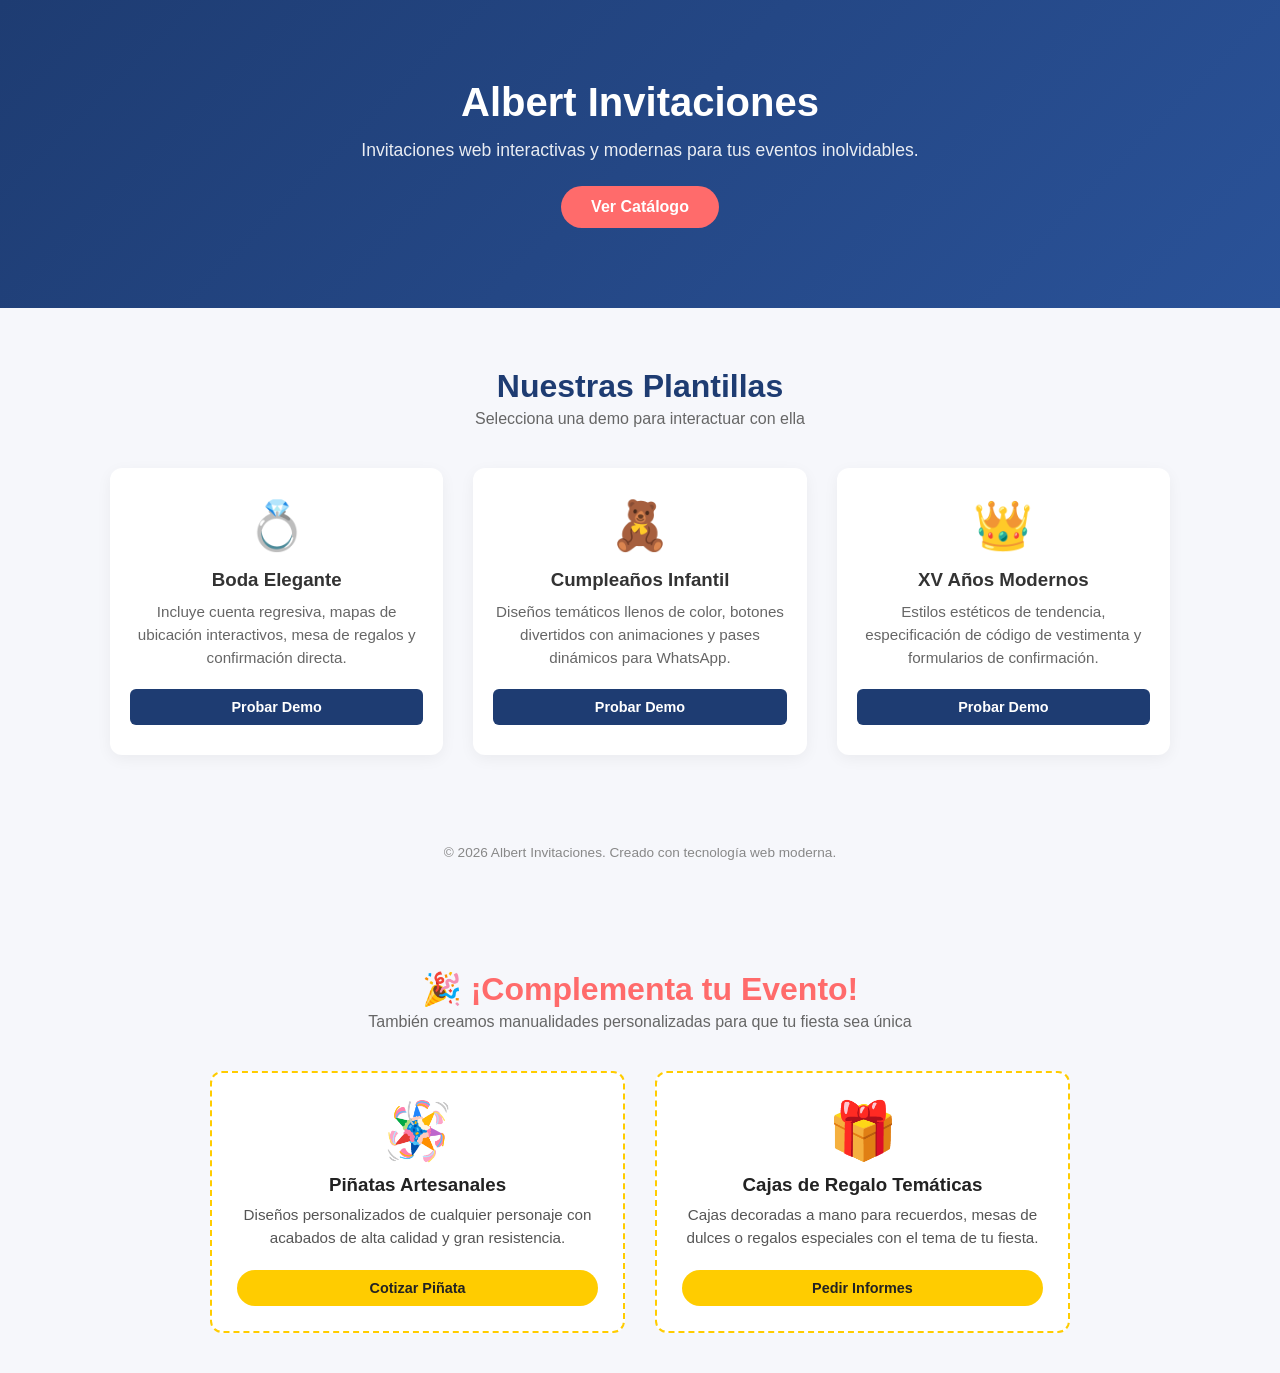
<file: index.html>
<!DOCTYPE html>
<html lang="es">
<head>
    <meta charset="UTF-8">
    <meta name="viewport" content="width=device-width, initial-scale=1.0">
    <title>Albert Invitaciones | Diseños Digitales Interactivos</title>
    <link rel="stylesheet" href="assets/css/style.css">
</head>
<body>

    <!-- Encabezado / Hero Section -->
    <header class="hero">
        <div class="hero-content">
            <h1>Albert Invitaciones</h1>
            <p>Invitaciones web interactivas y modernas para tus eventos inolvidables.</p>
            <a href="#catalogo" class="btn-primary">Ver Catálogo</a>
        </div>
    </header>

    <!-- Sección del Catálogo de Demos -->
    <main id="catalogo" class="catalog-section">
        <h2>Nuestras Plantillas</h2>
        <p class="subtitle">Selecciona una demo para interactuar con ella</p>

        <div class="grid-demos">
            <!-- Tarjeta 1: Boda -->
            <div class="card">
                <div class="card-icon">💍</div>
                <h3>Boda Elegante</h3>
                <p>Incluye cuenta regresiva, mapas de ubicación interactivos, mesa de regalos y confirmación directa.</p>
                <a href="demos/boda-demo/index.html" class="btn-card">Probar Demo</a>
            </div>

            <!-- Tarjeta 2: Infantil -->
            <div class="card">
                <div class="card-icon">🧸</div>
                <h3>Cumpleaños Infantil</h3>
                <p>Diseños temáticos llenos de color, botones divertidos con animaciones y pases dinámicos para WhatsApp.</p>
                <a href="demos/infantil-demo/index.html" class="btn-card">Probar Demo</a>
            </div>

            <!-- Tarjeta 3: XV Años -->
            <div class="card">
                <div class="card-icon">👑</div>
                <h3>XV Años Modernos</h3>
                <p>Estilos estéticos de tendencia, especificación de código de vestimenta y formularios de confirmación.</p>
                <a href="demos/xv-demo/index.html" class="btn-card">Probar Demo</a>
            </div>
        </div>
    </main>

    <!-- Pie de página básico -->
    <footer>
        <p>&copy; 2026 Albert Invitaciones. Creado con tecnología web moderna.</p>
    </footer>

    <script src="assets/js/script.js"></script>
</body>
</html>

    <!-- Nueva Sección: Servicios Complementarios -->
    <section class="extras-section">
        <h2>🎉 ¡Complementa tu Evento!</h2>
        <p class="subtitle">También creamos manualidades personalizadas para que tu fiesta sea única</p>

        <div class="grid-extras">
            <!-- Servicio 1: Piñatas -->
            <div class="extra-card">
                <div class="extra-icon">🪅</div>
                <h3>Piñatas Artesanales</h3>
                <p>Diseños personalizados de cualquier personaje con acabados de alta calidad y gran resistencia.</p>
                <a href="https://wa.me/528992352516" 
                   target="_blank" class="btn-extra">Cotizar Piñata</a>
            </div>

            <!-- Servicio 2: Cajas de Regalo -->
            <div class="extra-card">
                <div class="extra-icon">🎁</div>
                <h3>Cajas de Regalo Temáticas</h3>
                <p>Cajas decoradas a mano para recuerdos, mesas de dulces o regalos especiales con el tema de tu fiesta.</p>
                <a href="https://wa.me/528992352516" 
                   target="_blank" class="btn-extra">Pedir Informes</a>
            </div>
        </div>
    </section>
</file>
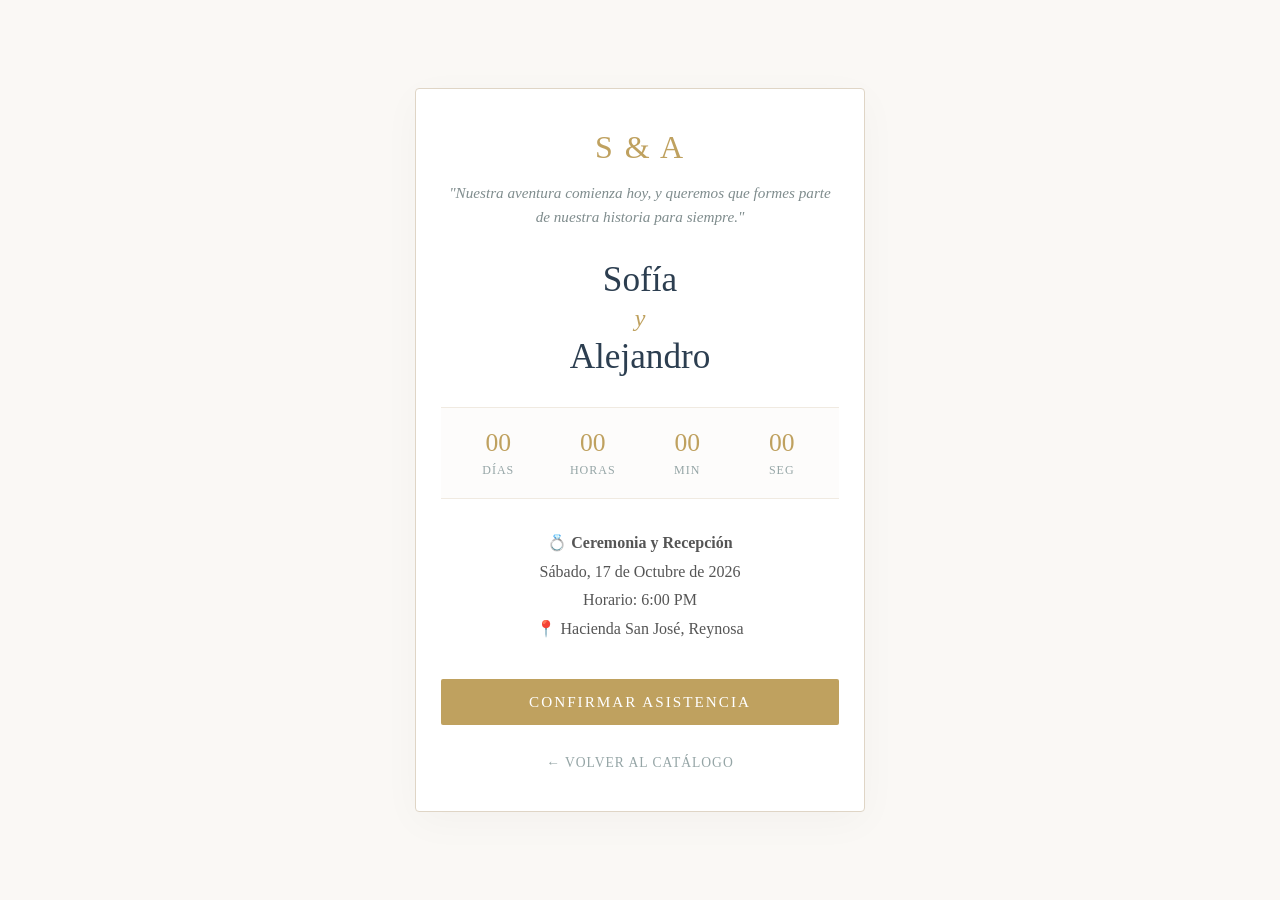
<file: demos/boda-demo/index.html>
<!DOCTYPE html>
<html lang="es">
<head>
    <meta charset="UTF-8">
    <meta name="viewport" content="width=device-width, initial-scale=1.0">
    <title>Boda de Sofía & Alejandro | Demo Elegante</title>
    <style>
        * {
            margin: 0;
            padding: 0;
            box-sizing: border-box;
        }
        body {
            font-family: 'Georgia', serif;
            background-color: #faf8f5;
            color: #333;
            display: flex;
            justify-content: center;
            align-items: center;
            min-height: 100vh;
            padding: 20px;
        }
        .wedding-card {
            background: #ffffff;
            max-width: 450px;
            width: 100%;
            border: 1px solid #dfd5c6;
            border-radius: 4px;
            box-shadow: 0 10px 40px rgba(0,0,0,0.03);
            text-align: center;
            padding: 40px 25px;
        }
        .monogram {
            font-size: 2rem;
            color: #bfa15f;
            margin-bottom: 15px;
            font-weight: 300;
            letter-spacing: 2px;
        }
        h1 {
            font-family: 'Times New Roman', serif;
            font-size: 2.2rem;
            color: #2c3e50;
            font-weight: 400;
            margin-bottom: 5px;
        }
        .and {
            font-style: italic;
            font-size: 1.5rem;
            color: #bfa15f;
            margin: 5px 0;
        }
        h2 {
            font-family: 'Times New Roman', serif;
            font-size: 2.2rem;
            color: #2c3e50;
            font-weight: 400;
            margin-bottom: 25px;
        }
        .phrase {
            font-style: italic;
            color: #7f8c8d;
            font-size: 0.95rem;
            margin-bottom: 30px;
            line-height: 1.6;
        }
        /* Estilos del Contador */
        .countdown-container {
            display: flex;
            justify-content: space-between;
            background: #fdfcfb;
            border-top: 1px solid #f0eae1;
            border-bottom: 1px solid #f0eae1;
            padding: 20px 10px;
            margin: 30px 0;
        }
        .countdown-item {
            flex: 1;
        }
        .countdown-time {
            font-size: 1.6rem;
            color: #bfa15f;
            font-weight: 300;
            display: block;
        }
        .countdown-label {
            font-size: 0.75rem;
            text-transform: uppercase;
            color: #95a5a6;
            letter-spacing: 1px;
            margin-top: 5px;
            display: block;
        }
        /* Detalles del Evento */
        .event-info {
            font-size: 1rem;
            color: #555;
            line-height: 1.8;
            margin-bottom: 35px;
        }
        .btn-rsvp {
            display: block;
            background: #bfa15f;
            color: white;
            padding: 14px;
            text-decoration: none;
            font-size: 0.95rem;
            letter-spacing: 2px;
            text-transform: uppercase;
            border-radius: 2px;
            transition: background 0.3s;
        }
        .btn-rsvp:hover {
            background: #a6894b;
        }
        .back-link {
            display: inline-block;
            margin-top: 30px;
            color: #95a5a6;
            text-decoration: none;
            font-size: 0.85rem;
            letter-spacing: 1px;
        }
    </style>
</head>
<body>

    <div class="wedding-card">
        <div class="monogram">S & A</div>
        <p class="phrase">"Nuestra aventura comienza hoy, y queremos que formes parte de nuestra historia para siempre."</p>
        
        <h1>Sofía</h1>
        <div class="and">y</div>
        <h2>Alejandro</h2>

        <!-- Bloque del Reloj Regresivo -->
        <div class="countdown-container">
            <div class="countdown-item">
                <span class="countdown-time" id="days">00</span>
                <span class="countdown-label">Días</span>
            </div>
            <div class="countdown-item">
                <span class="countdown-time" id="hours">00</span>
                <span class="countdown-label">Horas</span>
            </div>
            <div class="countdown-item">
                <span class="countdown-time" id="minutes">00</span>
                <span class="countdown-label">Min</span>
            </div>
            <div class="countdown-item">
                <span class="countdown-time" id="seconds">00</span>
                <span class="countdown-label">Seg</span>
            </div>
        </div>

        <div class="event-info">
            <p><strong>💍 Ceremonia y Recepción</strong></p>
            <p>Sábado, 17 de Octubre de 2026</p>
            <p>Horario: 6:00 PM</p>
            <p>📍 Hacienda San José, Reynosa</p>
        </div>

        <!-- Trampa de conversión directa a tu WhatsApp para cotizaciones rápidas -->
        <a href="https://wa.me/528992352516" 
           target="_blank" 
           class="btn-rsvp">
           Confirmar Asistencia
        </a>

        <a href="../../index.html" class="back-link">← VOLVER AL CATÁLOGO</a>
    </div>

    <!-- Lógica del Cronómetro en JavaScript -->
    <script>
        // Definimos la fecha del evento (Año, Mes [0-11], Día, Hora, Minutos)
        // Nota: El mes de Octubre se representa con el número 9 porque los meses en JS inician en 0
        const targetDate = new Date(2026, 9, 17, 18, 0, 0).getTime();

        function updateCountdown() {
            const now = new Date().getTime();
            const difference = targetDate - now;

            // Cálculos matemáticos para convertir milisegundos a unidades de tiempo
            const d = Math.floor(difference / (1000 * 60 * 60 * 24));
            const h = Math.floor((difference % (1000 * 60 * 60 * 24)) / (1000 * 60 * 60));
            const m = Math.floor((difference % (1000 * 60 * 60)) / (1000 * 60));
            const s = Math.floor((difference % (1000 * 60)) / 1000);

            // Inyectamos los valores calculados en las etiquetas HTML correspondientes
            // Usamos padStart(2, '0') para asegurar que siempre muestre dos dígitos (ej: "05" en vez de "5")
            document.getElementById('days').innerText = String(d >= 0 ? d : 0).padStart(2, '0');
            document.getElementById('hours').innerText = String(h >= 0 ? h : 0).padStart(2, '0');
            document.getElementById('minutes').innerText = String(m >= 0 ? m : 0).padStart(2, '0');
            document.getElementById('seconds').innerText = String(s >= 0 ? s : 0).padStart(2, '0');
        }

        // Ejecutamos la función inmediatamente al cargar y luego cada 1 segundo (1000ms)
        updateCountdown();
        setInterval(updateCountdown, 1000);
    </script>
</body>
</html>
</file>
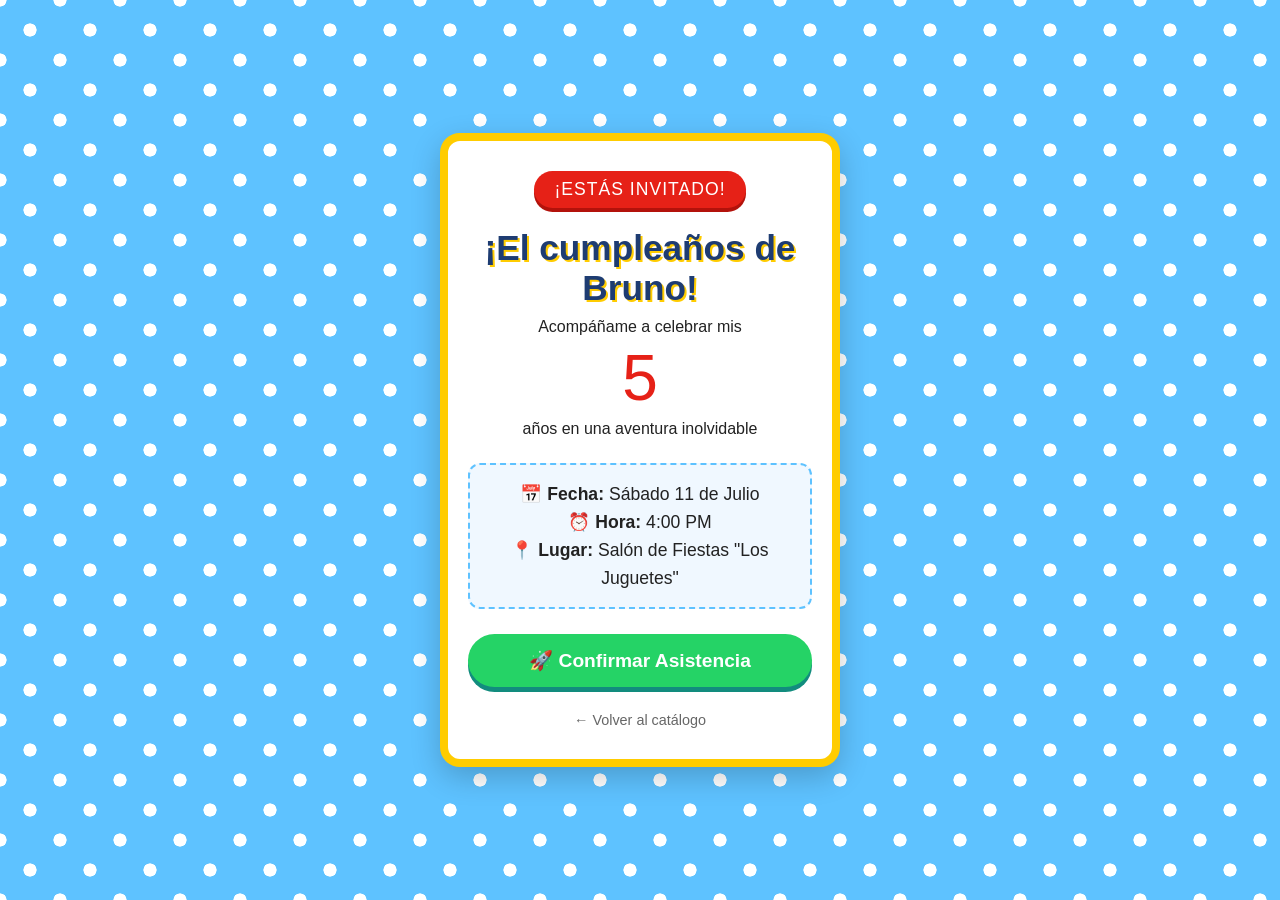
<file: demos/infantil-demo/index.html>
<!DOCTYPE html>
<html lang="es">
<head>
    <meta charset="UTF-8">
    <meta name="viewport" content="width=device-width, initial-scale=1.0">
    <title>¡Mi Fiesta de Cumpleaños! | Toy Story Demo</title>
    <style>
        /* Estilos incrustados para mantener la demo autocontenida y rápida de probar */
        * {
            margin: 0;
            padding: 0;
            box-sizing: border-box;
        }
        body {
            font-family: 'Arial Rounded MT Bold', Arial, sans-serif;
            /* Fondo simulando las nubes del cuarto de Andy */
            background-color: #5ec2ff;
            background-image: radial-gradient(white 15%, transparent 16%),
                              radial-gradient(white 15%, transparent 16%);
            background-size: 60px 60px;
            background-position: 0 0, 30px 30px;
            color: #222;
            padding: 20px;
            display: flex;
            justify-content: center;
            align-items: center;
            min-height: 100vh;
        }
        .invitation-card {
            background: #ffffff;
            max-width: 400px;
            width: 100%;
            border: 8px solid #ffcc00; /* Amarillo Toy Story */
            border-radius: 20px;
            box-shadow: 0 10px 30px rgba(0,0,0,0.2);
            overflow: hidden;
            text-align: center;
            padding: 30px 20px;
            position: relative;
        }
        .badge-toy {
            background: #e62117; /* Rojo */
            color: white;
            display: inline-block;
            padding: 8px 20px;
            border-radius: 50px;
            font-size: 1.1rem;
            text-transform: uppercase;
            letter-spacing: 1px;
            margin-bottom: 20px;
            box-shadow: 0 4px 0 #b3120b;
        }
        h1 {
            color: #1e3c72;
            font-size: 2.2rem;
            margin-bottom: 10px;
            text-shadow: 2px 2px 0px #ffcc00;
        }
        .age {
            font-size: 4rem;
            color: #e62117;
            margin: 10px 0;
            line-height: 1;
        }
        .details-box {
            background: #f0f8ff;
            border: 2px dashed #5ec2ff;
            border-radius: 12px;
            padding: 15px;
            margin: 25px 0;
            font-size: 1.1rem;
            line-height: 1.6;
        }
        .btn-whatsapp {
            display: block;
            background: #25D366;
            color: white;
            padding: 15px;
            border-radius: 50px;
            text-decoration: none;
            font-weight: bold;
            font-size: 1.2rem;
            box-shadow: 0 5px 0 #128C7E;
            transition: transform 0.1s ease;
        }
        .btn-whatsapp:active {
            transform: translateY(4px);
            box-shadow: 0 1px 0 #128C7E;
        }
        .back-link {
            display: inline-block;
            margin-top: 25px;
            color: #666;
            text-decoration: none;
            font-size: 0.9rem;
        }
    </style>
</head>
<body>

    <div class="invitation-card">
        <div class="badge-toy">¡Estás invitado!</div>
        <h1>¡El cumpleaños de Bruno!</h1>
        <p>Acompáñame a celebrar mis</p>
        <div class="age">5</div>
        <p>años en una aventura inolvidable</p>

        <div class="details-box">
            <p><strong>📅 Fecha:</strong> Sábado 11 de Julio</p>
            <p><strong>⏰ Hora:</strong> 4:00 PM</p>
            <p><strong>📍 Lugar:</strong> Salón de Fiestas "Los Juguetes"</p>
        </div>

        <!-- Botón interactivo con llamada directa a la API de WhatsApp de confirmación -->
        <a href="https://wa.me/528992352516" 
           target="_blank" 
           class="btn-whatsapp">
           🚀 Confirmar Asistencia
        </a>

        <a href="../../index.html" class="back-link">← Volver al catálogo</a>
    </div>

</body>
</html>
</file>
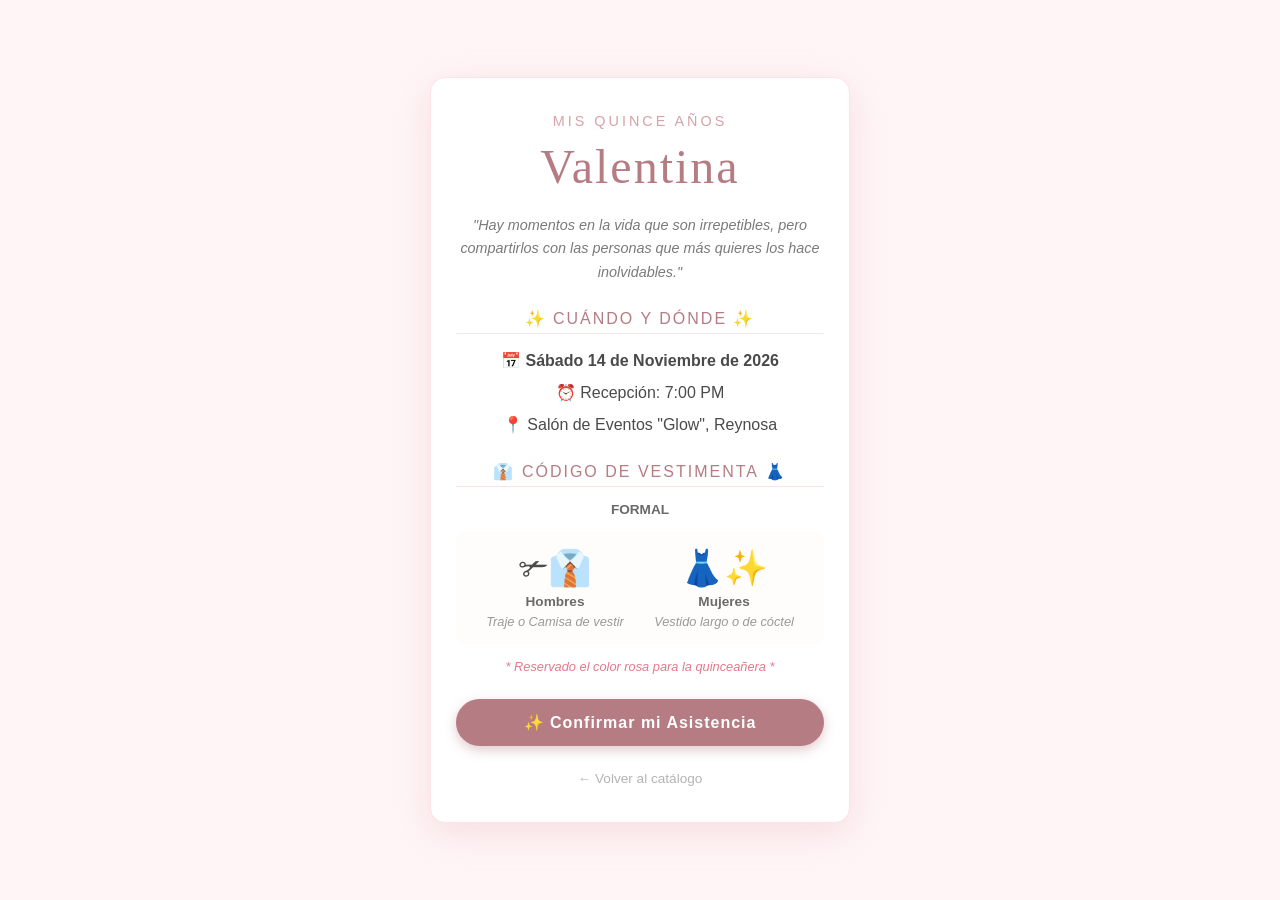
<file: demos/xv-demo/index.html>
<!DOCTYPE html>
<html lang="es">
<head>
    <meta charset="UTF-8">
    <meta name="viewport" content="width=device-width, initial-scale=1.0">
    <title>Mis XV Años | Valentina Demo</title>
    <style>
        * {
            margin: 0;
            padding: 0;
            box-sizing: border-box;
        }
        body {
            font-family: 'Century Gothic', sans-serif;
            background-color: #fff5f6;
            color: #4a4a4a;
            display: flex;
            justify-content: center;
            align-items: center;
            min-height: 100vh;
            padding: 20px;
        }
        .xv-card {
            background: #ffffff;
            max-width: 420px;
            width: 100%;
            border-radius: 15px;
            box-shadow: 0 10px 35px rgba(224, 169, 175, 0.3);
            text-align: center;
            padding: 35px 25px;
            border: 1px solid #fce4e6;
        }
        .title-pre {
            font-size: 0.9rem;
            text-transform: uppercase;
            letter-spacing: 3px;
            color: #d4a3a9;
            margin-bottom: 10px;
        }
        h1 {
            font-family: 'Times New Roman', serif;
            font-size: 3rem;
            color: #b57c83;
            font-weight: 300;
            margin-bottom: 20px;
            letter-spacing: 2px;
        }
        .phrase {
            font-style: italic;
            color: #7a7a7a;
            font-size: 0.9rem;
            line-height: 1.6;
            margin-bottom: 25px;
        }
        .section-title {
            font-size: 1rem;
            text-transform: uppercase;
            letter-spacing: 2px;
            color: #b57c83;
            margin-top: 25px;
            margin-bottom: 15px;
            border-bottom: 1px solid #fce4e6;
            padding-bottom: 5px;
        }
        .info-box p {
            font-size: 1rem;
            margin-bottom: 8px;
            line-height: 1.5;
        }
        /* Estilos de Código de Vestimenta */
        .dress-code-container {
            display: flex;
            justify-content: space-around;
            align-items: center;
            margin: 15px 0;
            background: #fffcfc;
            padding: 15px;
            border-radius: 10px;
        }
        .dress-icon {
            font-size: 2.2rem;
            margin-bottom: 5px;
        }
        .dress-text {
            font-size: 0.85rem;
            font-weight: bold;
            color: #6a6a6a;
        }
        .dress-note {
            font-size: 0.8rem;
            color: #999;
            font-style: italic;
            margin-top: 5px;
        }
        /* Botón de Confirmación */
        .btn-xv {
            display: block;
            background: #b57c83;
            color: white;
            padding: 14px;
            text-decoration: none;
            font-size: 1rem;
            letter-spacing: 1px;
            font-weight: bold;
            border-radius: 30px;
            margin-top: 25px;
            box-shadow: 0 4px 12px rgba(181, 124, 131, 0.4);
            transition: all 0.3s ease;
        }
        .btn-xv:hover {
            background: #a1686f;
            transform: translateY(-2px);
        }
        .back-link {
            display: inline-block;
            margin-top: 25px;
            color: #b3b3b3;
            text-decoration: none;
            font-size: 0.85rem;
        }
    </style>
</head>
<body>

    <div class="xv-card">
        <p class="title-pre">Mis Quince Años</p>
        <h1>Valentina</h1>
        
        <p class="phrase">"Hay momentos en la vida que son irrepetibles, pero compartirlos con las personas que más quieres los hace inolvidables."</p>

        <div class="section-title">✨ Cuándo y Dónde ✨</div>
        <div class="info-box">
            <p><strong>📅 Sábado 14 de Noviembre de 2026</strong></p>
            <p>⏰ Recepción: 7:00 PM</p>
            <p>📍 Salón de Eventos "Glow", Reynosa</p>
        </div>

        <div class="section-title">👔 Código de Vestimenta 👗</div>
        <p class="dress-text">FORMAL</p>
        <div class="dress-code-container">
            <div>
                <div class="dress-icon">✃👔</div>
                <div class="dress-text">Hombres</div>
                <p class="dress-note">Traje o Camisa de vestir</p>
            </div>
            <div>
                <div class="dress-icon">👗✨</div>
                <div class="dress-text">Mujeres</div>
                <p class="dress-note">Vestido largo o de cóctel</p>
            </div>
        </div>
        <p class="dress-note" style="color: #e07a8b;">* Reservado el color rosa para la quinceañera *</p>

        <!-- Filtro directo a tu WhatsApp de cotizaciones -->
        <a href="https://wa.me/528992352516" 
           target="_blank" 
           class="btn-xv">
           ✨ Confirmar mi Asistencia
        </a>

        <a href="../../index.html" class="back-link">← Volver al catálogo</a>
    </div>

</body>
</html>
</file>
<file: assets/css/style.css>
* {
    margin: 0;
    padding: 0;
    box-sizing: border-box;
}

body {
    font-family: Arial, Helvetica, sans-serif;
    background: #f6f7fb;
    color: #222;
    scroll-behavior: smooth;
}

/* Hero Section */
.hero {
    background: linear-gradient(135deg, #1e3c72 0%, #2a5298 100%);
    color: white;
    padding: 80px 20px;
    text-align: center;
}

.hero-content h1 {
    font-size: 2.5rem;
    margin-bottom: 15px;
}

.hero-content p {
    font-size: 1.1rem;
    margin-bottom: 25px;
    opacity: 0.9;
}

.btn-primary {
    display: inline-block;
    background: #ff6b6b;
    color: white;
    padding: 12px 30px;
    text-decoration: none;
    border-radius: 25px;
    font-weight: bold;
    transition: transform 0.2s, background 0.2s;
}

.btn-primary:hover {
    background: #ff5252;
    transform: translateY(-2px);
}

/* Sección de Catálogo */
.catalog-section {
    max-width: 1100px;
    margin: 60px auto;
    padding: 0 20px;
    text-align: center;
}

.catalog-section h2 {
    font-size: 2rem;
    color: #1e3c72;
    margin-bottom: 5px;
}

.subtitle {
    color: #666;
    margin-bottom: 40px;
}

/* Grid de Tarjetas (Responsivo) */
.grid-demos {
    display: grid;
    grid-template-columns: repeat(auto-fit, minmax(280px, 1fr));
    gap: 30px;
}

.card {
    background: white;
    padding: 30px 20px;
    border-radius: 12px;
    box-shadow: 0 4px 15px rgba(0,0,0,0.05);
    transition: transform 0.3s, box-shadow 0.3s;
    display: flex;
    flex-direction: column;
    justify-content: space-between;
}

.card:hover {
    transform: translateY(-5px);
    box-shadow: 0 8px 25px rgba(0,0,0,0.1);
}

.card-icon {
    font-size: 3rem;
    margin-bottom: 15px;
}

.card h3 {
    margin-bottom: 10px;
    color: #333;
}

.card p {
    font-size: 0.95rem;
    color: #666;
    margin-bottom: 20px;
    line-height: 1.5;
}

.btn-card {
    background: #1e3c72;
    color: white;
    padding: 10px 20px;
    text-decoration: none;
    border-radius: 6px;
    font-size: 0.9rem;
    font-weight: bold;
    transition: background 0.2s;
}

.btn-card:hover {
    background: #2a5298;
}

/* Footer */
footer {
    text-align: center;
    padding: 30px 20px;
    color: #888;
    font-size: 0.85rem;
    margin-top: 40px;
}
/* Sección de Servicios Extras */
.extras-section {
    max-width: 900px;
    margin: 80px auto 40px auto;
    padding: 0 20px;
    text-align: center;
}

.extras-section h2 {
    font-size: 2rem;
    color: #ff6b6b; /* Un tono más festivo para manualidades */
    margin-bottom: 5px;
}

.grid-extras {
    display: grid;
    grid-template-columns: repeat(auto-fit, minmax(280px, 1fr));
    gap: 30px;
    margin-top: 20px;
}

.extra-card {
    background: #fff;
    border: 2px dashed #ffcc00; /* Borde divertido estilo papel craft/fiesta */
    padding: 25px;
    border-radius: 12px;
    display: flex;
    flex-direction: column;
    justify-content: space-between;
    transition: transform 0.2s;
}

.extra-card:hover {
    transform: scale(1.02);
}

.extra-icon {
    font-size: 3.5rem;
    margin-bottom: 10px;
}

.extra-card h3 {
    color: #222;
    margin-bottom: 8px;
}

.extra-card p {
    font-size: 0.95rem;
    color: #555;
    margin-bottom: 20px;
    line-height: 1.5;
}

.btn-extra {
    background: #ffcc00;
    color: #222;
    padding: 10px 20px;
    text-decoration: none;
    border-radius: 25px;
    font-size: 0.9rem;
    font-weight: bold;
    transition: background 0.2s;
}

.btn-extra:hover {
    background: #e6b800;
}
</file>
